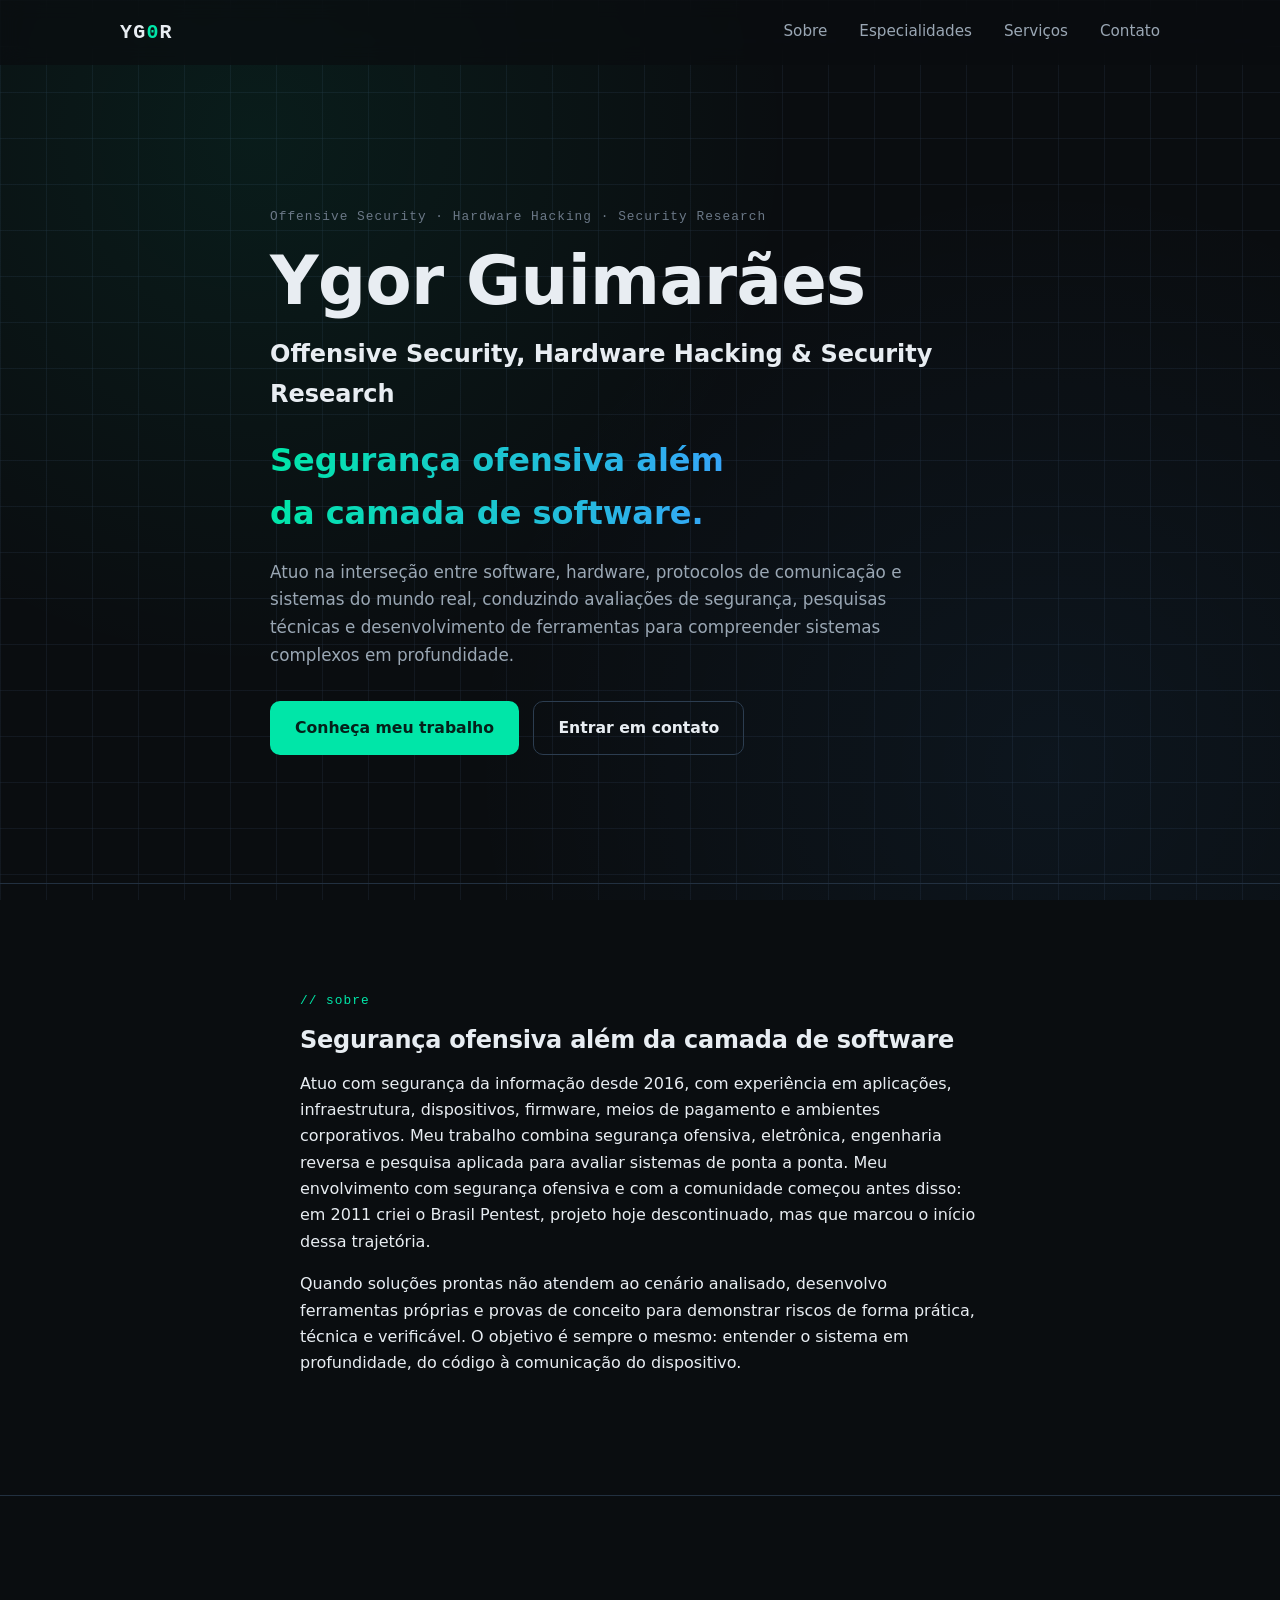
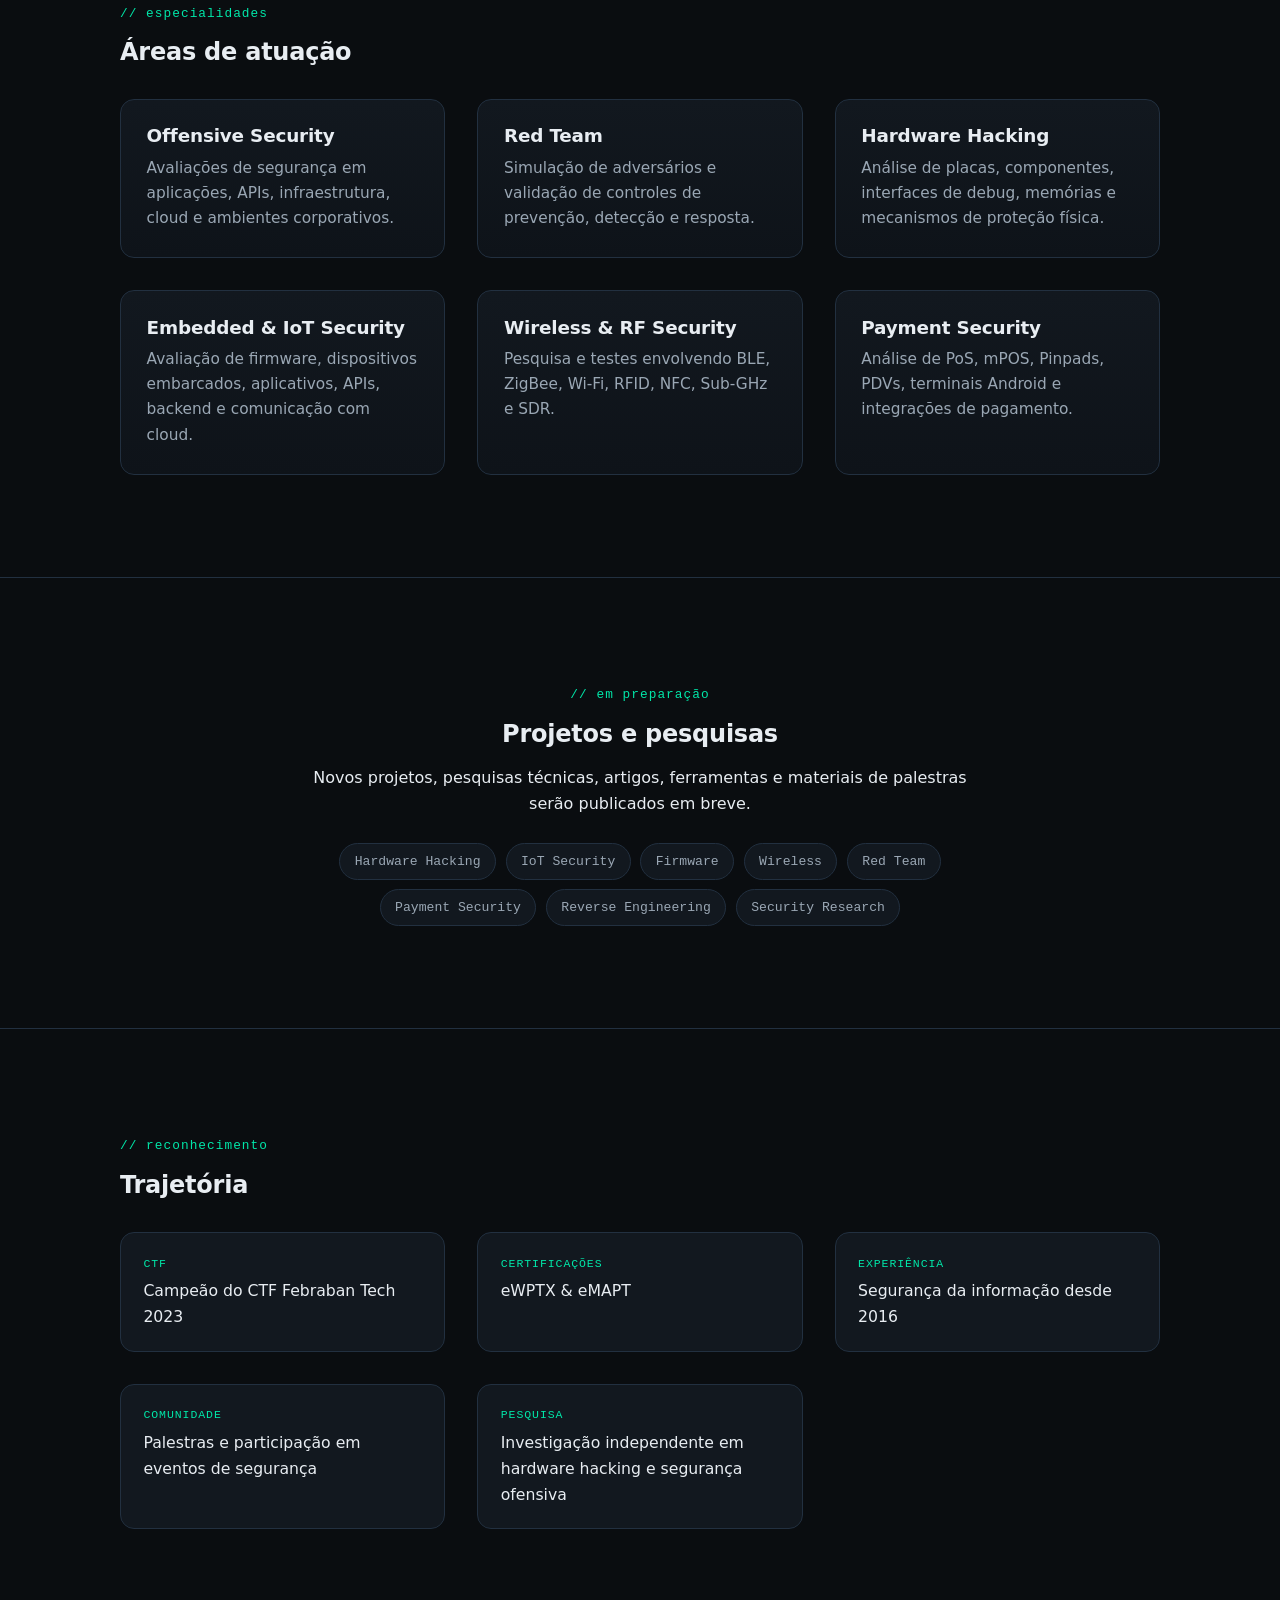
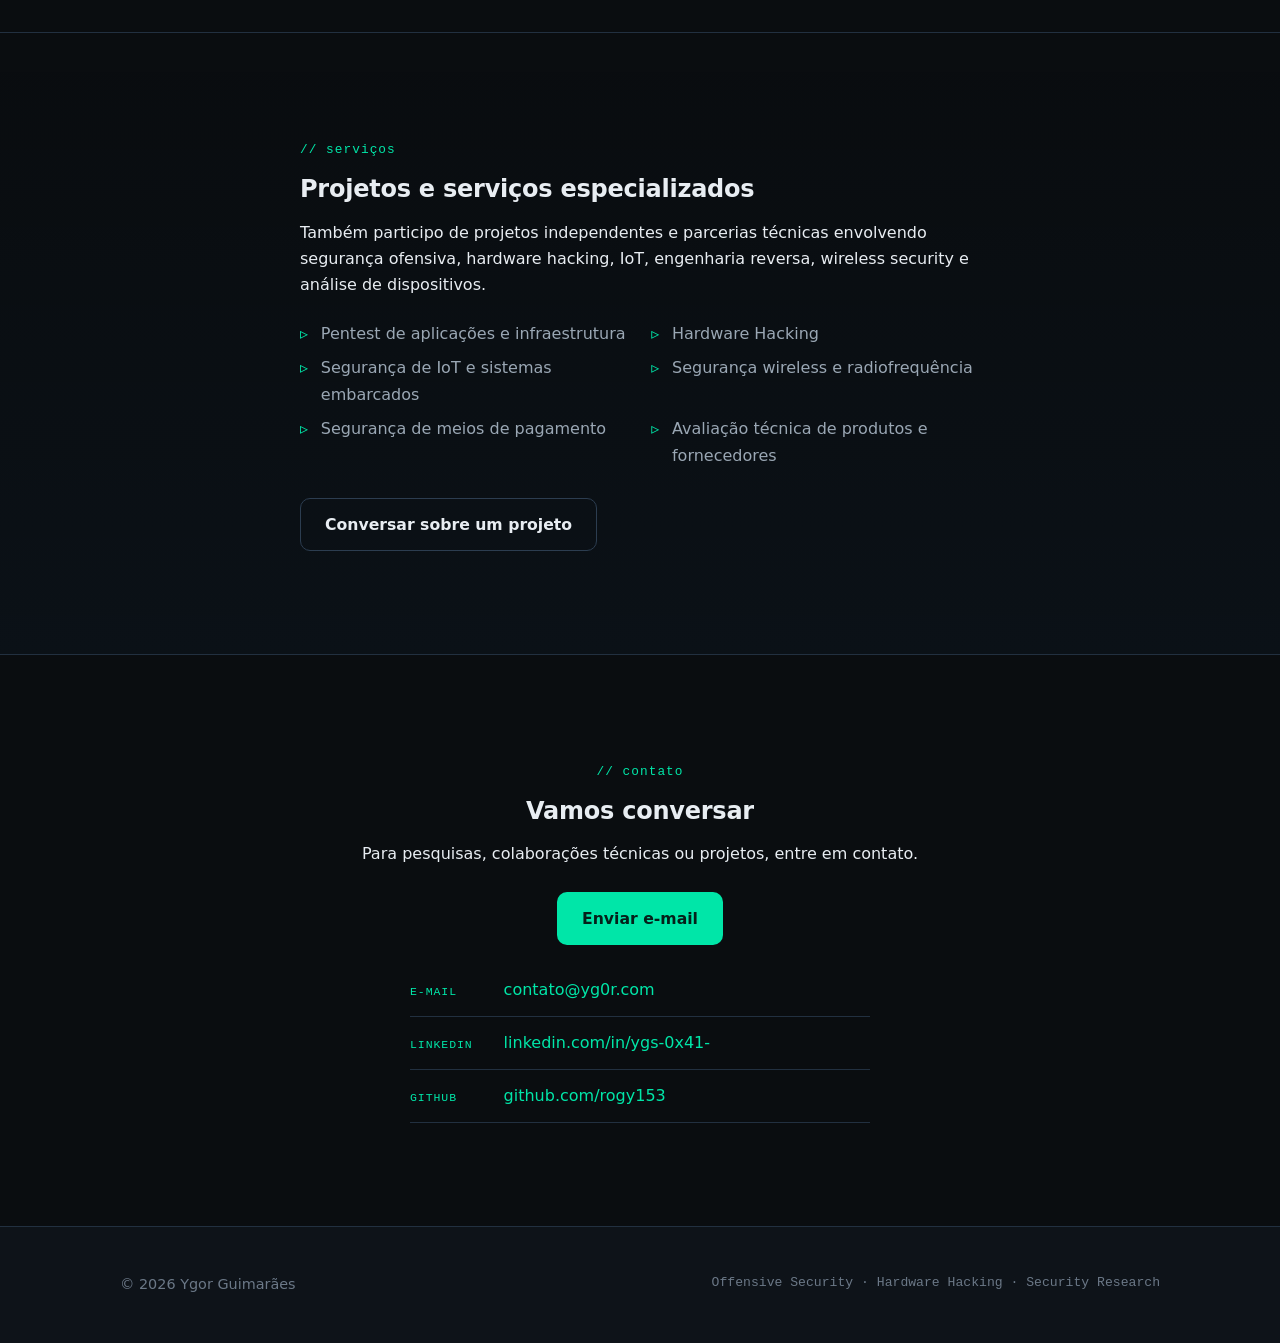
<file: index.html>
<!DOCTYPE html>
<html lang="pt-BR">
<head>
  <meta charset="UTF-8" />
  <meta name="viewport" content="width=device-width, initial-scale=1.0" />
  <meta name="color-scheme" content="dark" />
  <meta name="theme-color" content="#0a0d10" />

  <title>Ygor Guimarães | Offensive Security, Hardware Hacking &amp; Security Research</title>
  <meta name="description" content="Especialista em segurança ofensiva, Red Team, hardware hacking, segurança de IoT, engenharia reversa, radiofrequência e meios de pagamento." />
  <meta name="author" content="Ygor Guimarães" />
  <meta name="robots" content="index, follow" />

  <link rel="canonical" href="https://yg0r.com/" />

  <meta property="og:type" content="website" />
  <meta property="og:site_name" content="Ygor Guimarães" />
  <meta property="og:locale" content="pt_BR" />
  <meta property="og:url" content="https://yg0r.com/" />
  <meta property="og:title" content="Ygor Guimarães | Offensive Security, Hardware Hacking &amp; Security Research" />
  <meta property="og:description" content="Especialista em segurança ofensiva, Red Team, hardware hacking, segurança de IoT, engenharia reversa, radiofrequência e meios de pagamento." />

  <meta name="twitter:card" content="summary_large_image" />
  <meta name="twitter:title" content="Ygor Guimarães | Offensive Security, Hardware Hacking &amp; Security Research" />
  <meta name="twitter:description" content="Especialista em segurança ofensiva, Red Team, hardware hacking, segurança de IoT, engenharia reversa, radiofrequência e meios de pagamento." />

  <link rel="icon" href="data:image/svg+xml,%3Csvg xmlns='http://www.w3.org/2000/svg' viewBox='0 0 64 64'%3E%3Crect width='64' height='64' rx='12' fill='%230a0d10'/%3E%3Ctext x='50%25' y='54%25' dominant-baseline='middle' text-anchor='middle' font-family='monospace' font-size='26' font-weight='700' fill='%2300e6a8'%3EYG%3C/text%3E%3C/svg%3E" />

  <link rel="stylesheet" href="style.css" />

  <noscript>
    <style>
      .reveal { opacity: 1 !important; transform: none !important; }
      .nav-toggle { display: none !important; }
      @media (max-width: 720px) {
        .nav-menu { position: static; transform: none !important; flex-direction: row; flex-wrap: wrap; background: transparent; border: 0; box-shadow: none; padding: 0; }
        .nav-menu a { border-top: 0; padding: 0.4rem 0.7rem; }
      }
    </style>
  </noscript>

  <script type="application/ld+json">
  {
    "@context": "https://schema.org",
    "@type": "Person",
    "name": "Ygor Guimarães",
    "url": "https://yg0r.com/",
    "email": "mailto:contato@yg0r.com",
    "jobTitle": "Senior Information Security Engineer",
    "description": "Especialista em segurança ofensiva, Red Team, hardware hacking, segurança de IoT, engenharia reversa, radiofrequência e meios de pagamento.",
    "knowsAbout": [
      "Offensive Security",
      "Red Team",
      "Hardware Hacking",
      "Reverse Engineering",
      "Embedded Security",
      "IoT Security",
      "Firmware Security",
      "Wireless Security",
      "Payment Security"
    ]
  }
  </script>
</head>

<body>
  <a class="skip-link" href="#conteudo">Pular para o conteúdo</a>

  <div class="bg-grid" aria-hidden="true"></div>

  <header class="site-header" id="topo">
    <div class="container header-inner">
      <a class="logo" href="#topo" aria-label="YG0R — início">YG<span>0</span>R</a>

      <button class="nav-toggle" id="navToggle" aria-expanded="false" aria-controls="navMenu" aria-label="Abrir menu">
        <span></span><span></span><span></span>
      </button>

      <nav class="nav" aria-label="Navegação principal">
        <ul class="nav-menu" id="navMenu">
          <li><a href="#sobre">Sobre</a></li>
          <li><a href="#especialidades">Especialidades</a></li>
          <li><a href="#servicos">Serviços</a></li>
          <li><a href="#contato">Contato</a></li>
        </ul>
      </nav>
    </div>
  </header>

  <main id="conteudo">

    <section class="hero" aria-labelledby="hero-nome">
      <div class="container hero-inner">
        <p class="eyebrow reveal">Offensive Security · Hardware Hacking · Security Research</p>
        <h1 id="hero-nome" class="reveal">Ygor Guimarães</h1>
        <p class="hero-title reveal">Offensive Security, Hardware Hacking &amp; Security Research</p>
        <p class="hero-lead reveal">Segurança ofensiva além da camada de software.</p>
        <p class="hero-support reveal">
          Atuo na interseção entre software, hardware, protocolos de comunicação e sistemas
          do mundo real, conduzindo avaliações de segurança, pesquisas técnicas e desenvolvimento
          de ferramentas para compreender sistemas complexos em profundidade.
        </p>
        <div class="hero-actions reveal">
          <a class="btn btn-primary" href="#especialidades">Conheça meu trabalho</a>
          <a class="btn btn-ghost" href="#contato">Entrar em contato</a>
        </div>
      </div>
    </section>

    <section class="section" id="sobre" aria-labelledby="sobre-titulo">
      <div class="container narrow">
        <span class="label reveal">// sobre</span>
        <h2 id="sobre-titulo" class="reveal">Segurança ofensiva além da camada de software</h2>
        <p class="reveal">
          Atuo com segurança da informação desde 2016, com experiência em aplicações,
          infraestrutura, dispositivos, firmware, meios de pagamento e ambientes corporativos.
          Meu trabalho combina segurança ofensiva, eletrônica, engenharia reversa e pesquisa
          aplicada para avaliar sistemas de ponta a ponta. Meu envolvimento com segurança ofensiva e com a comunidade começou antes disso: em 2011 criei o Brasil Pentest, projeto hoje descontinuado, mas que marcou o início dessa trajetória.
        </p>
        <p class="reveal">
          Quando soluções prontas não atendem ao cenário analisado, desenvolvo ferramentas
          próprias e provas de conceito para demonstrar riscos de forma prática, técnica e
          verificável. O objetivo é sempre o mesmo: entender o sistema em profundidade, do
          código à comunicação do dispositivo.
        </p>
      </div>
    </section>

    <section class="section" id="especialidades" aria-labelledby="esp-titulo">
      <div class="container">
        <span class="label reveal">// especialidades</span>
        <h2 id="esp-titulo" class="reveal">Áreas de atuação</h2>

        <div class="grid cards">
          <article class="card reveal">
            <h3>Offensive Security</h3>
            <p>Avaliações de segurança em aplicações, APIs, infraestrutura, cloud e ambientes corporativos.</p>
          </article>
          <article class="card reveal">
            <h3>Red Team</h3>
            <p>Simulação de adversários e validação de controles de prevenção, detecção e resposta.</p>
          </article>
          <article class="card reveal">
            <h3>Hardware Hacking</h3>
            <p>Análise de placas, componentes, interfaces de debug, memórias e mecanismos de proteção física.</p>
          </article>
          <article class="card reveal">
            <h3>Embedded &amp; IoT Security</h3>
            <p>Avaliação de firmware, dispositivos embarcados, aplicativos, APIs, backend e comunicação com cloud.</p>
          </article>
          <article class="card reveal">
            <h3>Wireless &amp; RF Security</h3>
            <p>Pesquisa e testes envolvendo BLE, ZigBee, Wi-Fi, RFID, NFC, Sub-GHz e SDR.</p>
          </article>
          <article class="card reveal">
            <h3>Payment Security</h3>
            <p>Análise de PoS, mPOS, Pinpads, PDVs, terminais Android e integrações de pagamento.</p>
          </article>
        </div>
      </div>
    </section>

    <section class="section" id="pesquisas" aria-labelledby="pesq-titulo">
      <div class="container narrow center">
        <span class="label reveal">// em preparação</span>
        <h2 id="pesq-titulo" class="reveal">Projetos e pesquisas</h2>
        <p class="reveal">
          Novos projetos, pesquisas técnicas, artigos, ferramentas e materiais de palestras
          serão publicados em breve.
        </p>
        <ul class="tags reveal" aria-label="Temas em preparação">
          <li>Hardware Hacking</li>
          <li>IoT Security</li>
          <li>Firmware</li>
          <li>Wireless</li>
          <li>Red Team</li>
          <li>Payment Security</li>
          <li>Reverse Engineering</li>
          <li>Security Research</li>
        </ul>
      </div>
    </section>

    <section class="section" id="reconhecimento" aria-labelledby="rec-titulo">
      <div class="container">
        <span class="label reveal">// reconhecimento</span>
        <h2 id="rec-titulo" class="reveal">Trajetória</h2>

        <ul class="grid facts">
          <li class="fact reveal">
            <span class="fact-key">CTF</span>
            <span class="fact-val">Campeão do CTF Febraban Tech 2023</span>
          </li>
          <li class="fact reveal">
            <span class="fact-key">Certificações</span>
            <span class="fact-val">eWPTX &amp; eMAPT</span>
          </li>
          <li class="fact reveal">
            <span class="fact-key">Experiência</span>
            <span class="fact-val">Segurança da informação desde 2016</span>
          </li>
          <li class="fact reveal">
            <span class="fact-key">Comunidade</span>
            <span class="fact-val">Palestras e participação em eventos de segurança</span>
          </li>
          <li class="fact reveal">
            <span class="fact-key">Pesquisa</span>
            <span class="fact-val">Investigação independente em hardware hacking e segurança ofensiva</span>
          </li>
        </ul>
      </div>
    </section>

    <section class="section section-services" id="servicos" aria-labelledby="serv-titulo">
      <div class="container narrow">
        <span class="label reveal">// serviços</span>
        <h2 id="serv-titulo" class="reveal">Projetos e serviços especializados</h2>
        <p class="reveal">
          Também participo de projetos independentes e parcerias técnicas envolvendo segurança
          ofensiva, hardware hacking, IoT, engenharia reversa, wireless security e análise de dispositivos.
        </p>
        <ul class="list-inline reveal">
          <li>Pentest de aplicações e infraestrutura</li>
          <li>Hardware Hacking</li>
          <li>Segurança de IoT e sistemas embarcados</li>
          <li>Segurança wireless e radiofrequência</li>
          <li>Segurança de meios de pagamento</li>
          <li>Avaliação técnica de produtos e fornecedores</li>
        </ul>
        <a class="btn btn-ghost reveal" href="mailto:contato@yg0r.com?subject=Projeto%20de%20seguran%C3%A7a">Conversar sobre um projeto</a>
      </div>
    </section>

    <section class="section" id="contato" aria-labelledby="cont-titulo">
      <div class="container narrow center">
        <span class="label reveal">// contato</span>
        <h2 id="cont-titulo" class="reveal">Vamos conversar</h2>
        <p class="reveal">Para pesquisas, colaborações técnicas ou projetos, entre em contato.</p>

        <div class="contact-links reveal">
          <a class="btn btn-primary" href="mailto:contato@yg0r.com">Enviar e-mail</a>
        </div>

        <ul class="contact-meta reveal">
          <li>
            <span class="fact-key">E-mail</span>
            <a href="mailto:contato@yg0r.com">contato@yg0r.com</a>
          </li>
          <li>
            <span class="fact-key">LinkedIn</span>
            
            <a href="https://www.linkedin.com/in/ygs-0x41-" rel="noopener noreferrer" target="_blank">linkedin.com/in/ygs-0x41-</a>
          </li>
          <li>
            <span class="fact-key">GitHub</span>
            
            <a href="https://github.com/rogy153" rel="noopener noreferrer" target="_blank">github.com/rogy153</a>
          </li>
        </ul>
      </div>
    </section>

  </main>

  <footer class="site-footer">
    <div class="container footer-inner">
      <p>© 2026 Ygor Guimarães</p>
      <p class="mono">Offensive Security · Hardware Hacking · Security Research</p>
    </div>
  </footer>

  <script src="script.js" defer></script>
</body>
</html>
</file>
<file: style.css>
:root {
  --bg:        #0a0d10;
  --bg-2:      #0e1319;
  --surface:   #12181f;
  --surface-2: #161d26;
  --border:    #223040;
  --border-2:  #2c3d50;

  --text:      #e8edf2;
  --muted:     #9aa7b4;
  --faint:     #6b7887;

  --accent:      #00e6a8;  
  --accent-2:    #3aa0ff;  
  --accent-soft: rgba(0, 230, 168, 0.12);

  --radius: 14px;
  --maxw: 1120px;
  --gap: clamp(1rem, 3vw, 2rem);

  --mono: ui-monospace, SFMono-Regular, "SF Mono", Menlo, Consolas, "Liberation Mono", monospace;
  --sans: system-ui, -apple-system, "Segoe UI", Roboto, Helvetica, Arial, sans-serif;
}

*, *::before, *::after { box-sizing: border-box; }

html { scroll-behavior: smooth; }

@media (prefers-reduced-motion: reduce) {
  html { scroll-behavior: auto; }
}

body {
  margin: 0;
  font-family: var(--sans);
  color: var(--text);
  background: var(--bg);
  line-height: 1.65;
  -webkit-font-smoothing: antialiased;
  text-rendering: optimizeLegibility;
  overflow-x: hidden;
}

img { max-width: 100%; height: auto; display: block; }

a { color: var(--accent); text-decoration: none; }
a:hover { text-decoration: underline; }

h1, h2, h3 { line-height: 1.2; letter-spacing: -0.01em; margin: 0 0 0.6em; }

.skip-link {
  position: absolute;
  left: -999px;
  top: 0;
  z-index: 200;
  background: var(--accent);
  color: #05201a;
  padding: 0.6rem 1rem;
  border-radius: 0 0 8px 0;
  font-weight: 600;
}
.skip-link:focus { left: 0; }

:focus-visible {
  outline: 2px solid var(--accent);
  outline-offset: 3px;
  border-radius: 4px;
}

.container {
  width: 100%;
  max-width: var(--maxw);
  margin-inline: auto;
  padding-inline: clamp(1.1rem, 4vw, 2.5rem);
}
.narrow { max-width: 760px; }
.center { text-align: center; }
.center .tags { justify-content: center; }

.section {
  padding-block: clamp(3.5rem, 8vw, 6.5rem);
  border-top: 1px solid var(--border);
  position: relative;
}

.bg-grid {
  position: fixed;
  inset: 0;
  z-index: -1;
  pointer-events: none;
  background-color: var(--bg);
  background-image:
    radial-gradient(circle at 20% 15%, rgba(0, 230, 168, 0.07), transparent 42%),
    radial-gradient(circle at 82% 85%, rgba(58, 160, 255, 0.06), transparent 45%),
    linear-gradient(to right, rgba(34, 48, 64, 0.35) 1px, transparent 1px),
    linear-gradient(to bottom, rgba(34, 48, 64, 0.35) 1px, transparent 1px);
  background-size: 100% 100%, 100% 100%, 46px 46px, 46px 46px;
}

.label, .eyebrow {
  font-family: var(--mono);
  font-size: 0.8rem;
  letter-spacing: 0.08em;
  color: var(--accent);
  text-transform: none;
  display: inline-block;
  margin-bottom: 0.9rem;
}
.eyebrow { color: var(--faint); }

.mono { font-family: var(--mono); }

.ph { color: var(--faint); font-size: 0.85em; font-family: var(--mono); }

.site-header {
  position: sticky;
  top: 0;
  z-index: 100;
  background: rgba(10, 13, 16, 0.72);
  backdrop-filter: blur(10px);
  border-bottom: 1px solid transparent;
  transition: border-color 0.3s ease, background 0.3s ease;
}
.site-header.scrolled {
  border-bottom-color: var(--border);
  background: rgba(10, 13, 16, 0.9);
}
.header-inner {
  display: flex;
  align-items: center;
  justify-content: space-between;
  min-height: 64px;
}
.logo {
  font-family: var(--mono);
  font-weight: 700;
  font-size: 1.25rem;
  letter-spacing: 0.06em;
  color: var(--text);
}
.logo:hover { text-decoration: none; }
.logo span { color: var(--accent); }

.nav-menu {
  display: flex;
  gap: clamp(1rem, 2.5vw, 2rem);
  list-style: none;
  margin: 0;
  padding: 0;
}
.nav-menu a {
  color: var(--muted);
  font-size: 0.95rem;
  padding: 0.4rem 0;
  transition: color 0.2s ease;
}
.nav-menu a:hover { color: var(--text); text-decoration: none; }

.nav-toggle {
  display: none;
  flex-direction: column;
  justify-content: center;
  gap: 5px;
  width: 42px;
  height: 42px;
  background: transparent;
  border: 1px solid var(--border);
  border-radius: 10px;
  cursor: pointer;
}
.nav-toggle span {
  display: block;
  width: 20px;
  height: 2px;
  margin-inline: auto;
  background: var(--text);
  transition: transform 0.25s ease, opacity 0.25s ease;
}
.nav-toggle[aria-expanded="true"] span:nth-child(1) { transform: translateY(7px) rotate(45deg); }
.nav-toggle[aria-expanded="true"] span:nth-child(2) { opacity: 0; }
.nav-toggle[aria-expanded="true"] span:nth-child(3) { transform: translateY(-7px) rotate(-45deg); }

.hero {
  padding-block: clamp(4rem, 12vw, 8rem);
  position: relative;
}
.hero-inner { max-width: 820px; }
.hero h1 {
  font-size: clamp(2.4rem, 7vw, 4.2rem);
  margin-bottom: 0.2em;
}
.hero-title {
  font-size: clamp(1.05rem, 3vw, 1.5rem);
  color: var(--text);
  font-weight: 600;
  margin: 0 0 1.2rem;
}
.hero-lead {
  font-size: clamp(1.3rem, 4vw, 2rem);
  font-weight: 600;
  background: linear-gradient(90deg, var(--accent), var(--accent-2));
  -webkit-background-clip: text;
  background-clip: text;
  color: transparent;
  margin: 0 0 1.2rem;
  max-width: 22ch;
}
.hero-support {
  color: var(--muted);
  font-size: 1.05rem;
  max-width: 64ch;
  margin: 0 0 2rem;
}
.hero-actions { display: flex; flex-wrap: wrap; gap: 0.9rem; }

.btn {
  display: inline-block;
  padding: 0.8rem 1.5rem;
  border-radius: 10px;
  font-weight: 600;
  font-size: 0.98rem;
  border: 1px solid transparent;
  cursor: pointer;
  transition: transform 0.15s ease, background 0.2s ease, border-color 0.2s ease, color 0.2s ease;
}
.btn:hover { text-decoration: none; transform: translateY(-2px); }
.btn-primary {
  background: var(--accent);
  color: #05201a;
}
.btn-primary:hover { background: #16f0ba; }
.btn-ghost {
  background: transparent;
  color: var(--text);
  border-color: var(--border-2);
}
.btn-ghost:hover { border-color: var(--accent); color: var(--accent); }

@media (prefers-reduced-motion: reduce) {
  .btn:hover { transform: none; }
}

.grid { display: grid; gap: var(--gap); }
.cards { grid-template-columns: repeat(auto-fit, minmax(260px, 1fr)); margin-top: 2rem; }
.facts { grid-template-columns: repeat(auto-fit, minmax(240px, 1fr)); list-style: none; padding: 0; margin: 2rem 0 0; }

.card {
  background: linear-gradient(180deg, var(--surface), var(--bg-2));
  border: 1px solid var(--border);
  border-radius: var(--radius);
  padding: 1.6rem;
  transition: border-color 0.25s ease, transform 0.25s ease;
  position: relative;
  overflow: hidden;
}
.card::before {
  content: "";
  position: absolute;
  top: 0; left: 0;
  width: 100%; height: 2px;
  background: linear-gradient(90deg, var(--accent), transparent 70%);
  opacity: 0;
  transition: opacity 0.25s ease;
}
.card:hover { border-color: var(--border-2); transform: translateY(-3px); }
.card:hover::before { opacity: 1; }
.card h3 { font-size: 1.15rem; margin-bottom: 0.5rem; }
.card p { color: var(--muted); margin: 0; font-size: 0.96rem; }

@media (prefers-reduced-motion: reduce) {
  .card:hover { transform: none; }
}

.fact {
  background: var(--surface);
  border: 1px solid var(--border);
  border-radius: var(--radius);
  padding: 1.3rem 1.4rem;
  display: flex;
  flex-direction: column;
  gap: 0.35rem;
}
.fact-key {
  font-family: var(--mono);
  font-size: 0.72rem;
  letter-spacing: 0.08em;
  color: var(--accent);
  text-transform: uppercase;
}
.fact-val { color: var(--text); font-size: 0.98rem; }

.tags {
  display: flex;
  flex-wrap: wrap;
  gap: 0.6rem;
  list-style: none;
  padding: 0;
  margin: 1.6rem 0 0;
}
.tags li {
  font-family: var(--mono);
  font-size: 0.82rem;
  color: var(--muted);
  border: 1px solid var(--border);
  border-radius: 999px;
  padding: 0.4rem 0.9rem;
  background: var(--surface);
  transition: border-color 0.2s ease, color 0.2s ease;
}
.tags li:hover { border-color: var(--accent); color: var(--text); }

.section-services { background: linear-gradient(180deg, transparent, rgba(58,160,255,0.03)); }
.list-inline {
  list-style: none;
  padding: 0;
  margin: 1.4rem 0 1.8rem;
  display: grid;
  grid-template-columns: repeat(auto-fit, minmax(240px, 1fr));
  gap: 0.5rem 1.4rem;
}
.list-inline li {
  position: relative;
  padding-left: 1.3rem;
  color: var(--muted);
}
.list-inline li::before {
  content: "▹";
  position: absolute;
  left: 0;
  color: var(--accent);
}

.contact-links { margin: 1.5rem 0; }
.contact-meta {
  list-style: none;
  padding: 0;
  margin: 2rem auto 0;
  max-width: 460px;
  display: grid;
  gap: 0.8rem;
  text-align: left;
}
.contact-meta li {
  display: flex;
  flex-wrap: wrap;
  align-items: baseline;
  gap: 0.6rem;
  border-bottom: 1px solid var(--border);
  padding-bottom: 0.8rem;
}
.contact-meta .fact-key { min-width: 84px; }

.site-footer {
  border-top: 1px solid var(--border);
  padding-block: 2rem;
  background: var(--bg-2);
}
.footer-inner {
  display: flex;
  flex-wrap: wrap;
  justify-content: space-between;
  gap: 0.6rem;
  color: var(--faint);
  font-size: 0.9rem;
}
.footer-inner .mono { font-size: 0.82rem; }

.reveal {
  opacity: 0;
  transform: translateY(16px);
  transition: opacity 0.6s ease, transform 0.6s ease;
}
.reveal.is-visible { opacity: 1; transform: none; }

@media (prefers-reduced-motion: reduce) {
  .reveal { opacity: 1; transform: none; transition: none; }
}

@media (max-width: 720px) {
  .nav-toggle { display: flex; }

  .nav-menu {
    position: fixed;
    inset: 64px 0 auto 0;
    flex-direction: column;
    gap: 0;
    background: var(--surface);
    border-bottom: 1px solid var(--border);
    padding: 0.5rem 0;
    transform: translateY(-120%);
    transition: transform 0.28s ease;
    box-shadow: 0 20px 40px rgba(0,0,0,0.4);
  }
  .nav-menu.open { transform: translateY(0); }
  .nav-menu li { width: 100%; }
  .nav-menu a {
    display: block;
    padding: 0.9rem clamp(1.1rem, 4vw, 2.5rem);
    border-top: 1px solid var(--border);
  }
  .nav-menu li:first-child a { border-top: none; }

  @media (prefers-reduced-motion: reduce) {
    .nav-menu { transition: none; }
  }
}

@media (min-width: 721px) {
  .nav-menu { transform: none !important; }
}
</file>
